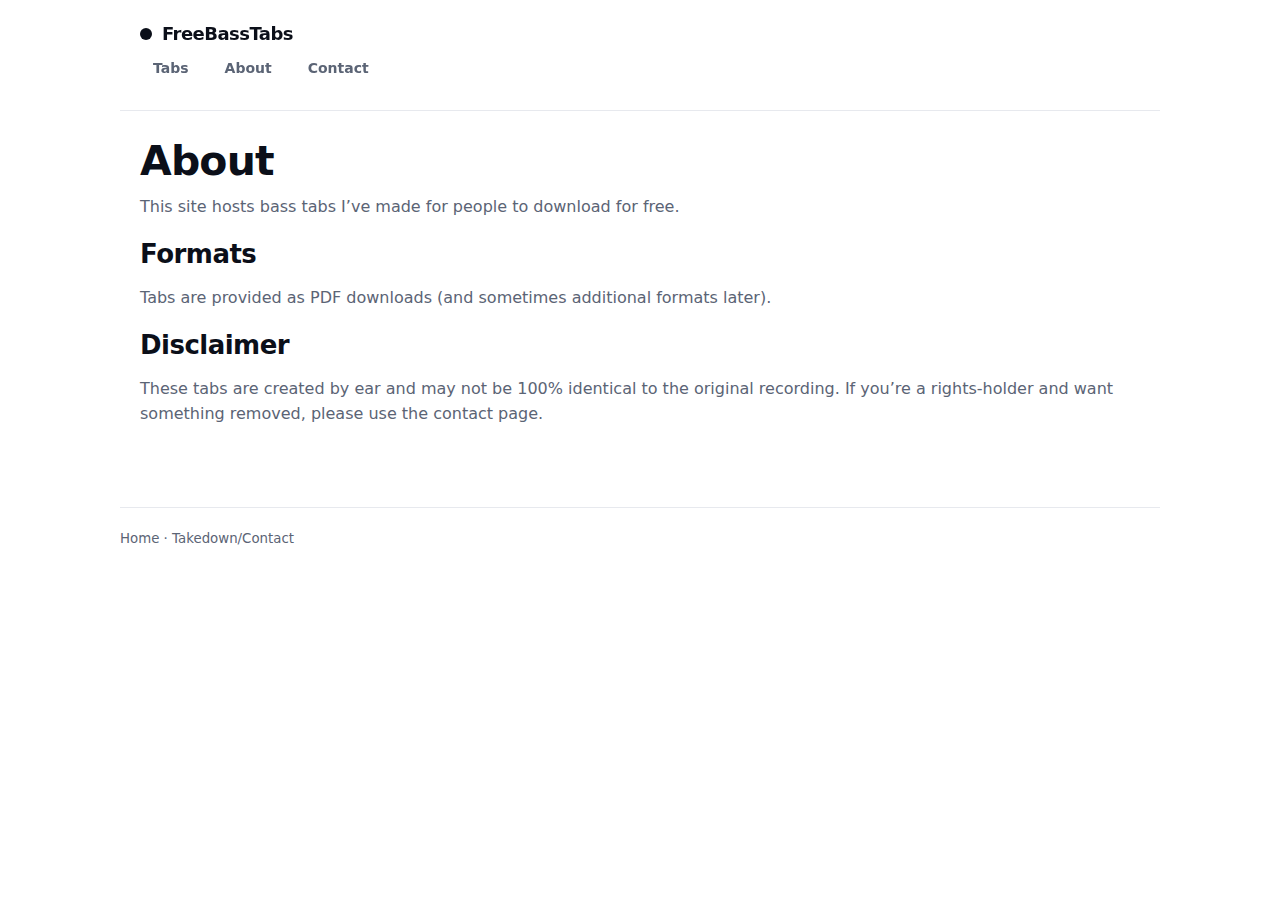
<file: about/index.html>
<!doctype html>
<html lang="en">
<head>
  <meta charset="utf-8" />
  <meta name="viewport" content="width=device-width, initial-scale=1" />
  <title>About | Free Bass Tabs</title>
  <meta name="description" content="About Free Bass Tabs." />
  <link rel="stylesheet" href="/styles.css" />
</head>
<body>
  <header class="wrap header">
    <a class="logo" href="/">FreeBassTabs</a>
    <nav class="nav">
      <a href="/tabs/">Tabs</a>
      <a href="/about/">About</a>
      <a href="/contact/">Contact</a>
    </nav>
  </header>

  <main class="wrap">
    <h1>About</h1>
    <p>This site hosts bass tabs I’ve made for people to download for free.</p>

    <h2>Formats</h2>
    <p>Tabs are provided as PDF downloads (and sometimes additional formats later).</p>

    <h2>Disclaimer</h2>
    <p>
      These tabs are created by ear and may not be 100% identical to the original recording.
      If you’re a rights-holder and want something removed, please use the contact page.
    </p>
  </main>

  <footer class="wrap footer">
    <small><a href="/">Home</a> · <a href="/contact/">Takedown/Contact</a></small>
  </footer>
</body>
</html>
</file>
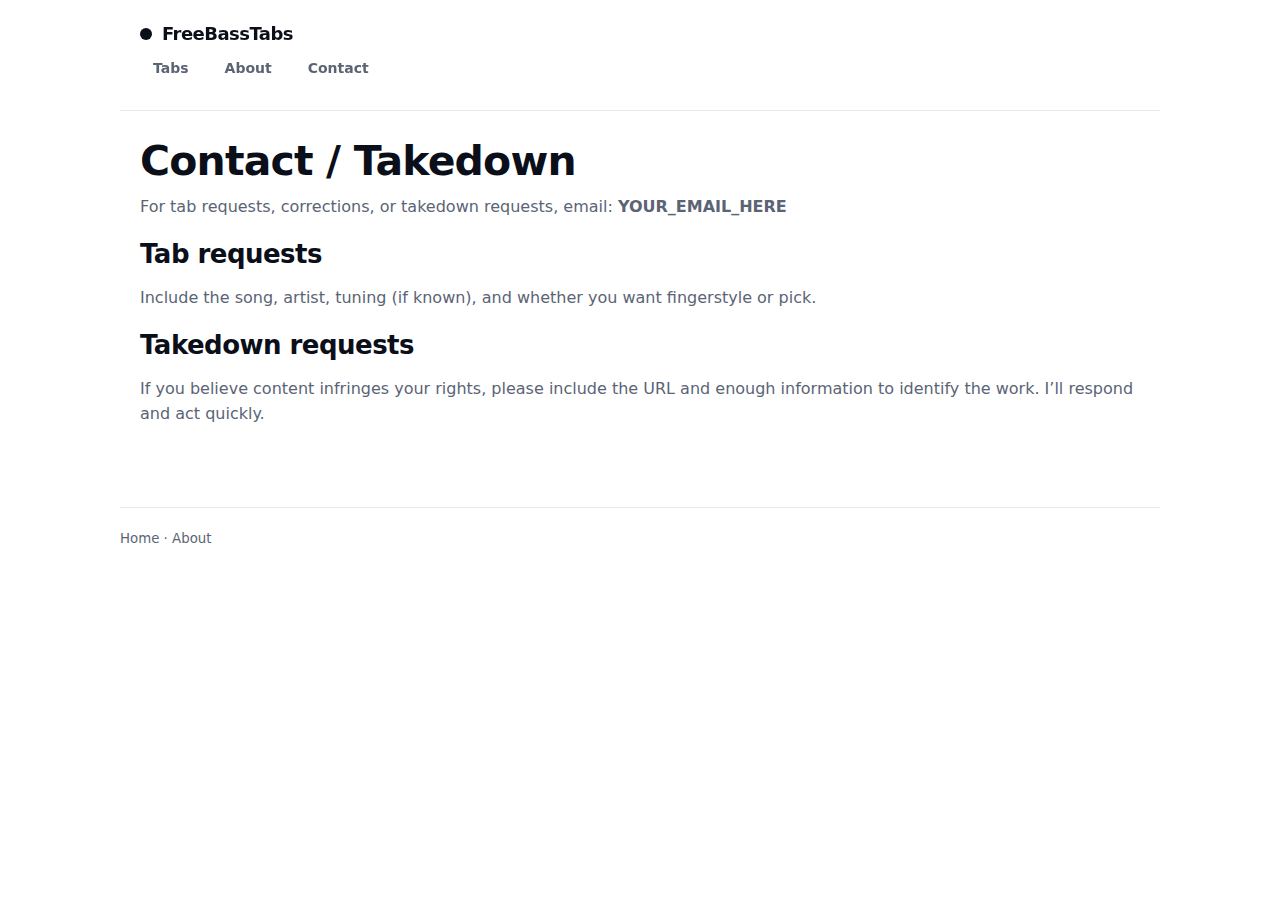
<file: contact/index.html>
<!doctype html>
<html lang="en">
<head>
  <meta charset="utf-8" />
  <meta name="viewport" content="width=device-width, initial-scale=1" />
  <title>Contact | Free Bass Tabs</title>
  <meta name="description" content="Contact Free Bass Tabs." />
  <link rel="stylesheet" href="/styles.css" />
</head>
<body>
  <header class="wrap header">
    <a class="logo" href="/">FreeBassTabs</a>
    <nav class="nav">
      <a href="/tabs/">Tabs</a>
      <a href="/about/">About</a>
      <a href="/contact/">Contact</a>
    </nav>
  </header>

  <main class="wrap">
    <h1>Contact / Takedown</h1>

    <p>
      For tab requests, corrections, or takedown requests, email:
      <strong>YOUR_EMAIL_HERE</strong>
    </p>

    <h2>Tab requests</h2>
    <p>Include the song, artist, tuning (if known), and whether you want fingerstyle or pick.</p>

    <h2>Takedown requests</h2>
    <p>
      If you believe content infringes your rights, please include the URL and enough information
      to identify the work. I’ll respond and act quickly.
    </p>
  </main>

  <footer class="wrap footer">
    <small><a href="/">Home</a> · <a href="/about/">About</a></small>
  </footer>
</body>
</html>
</file>
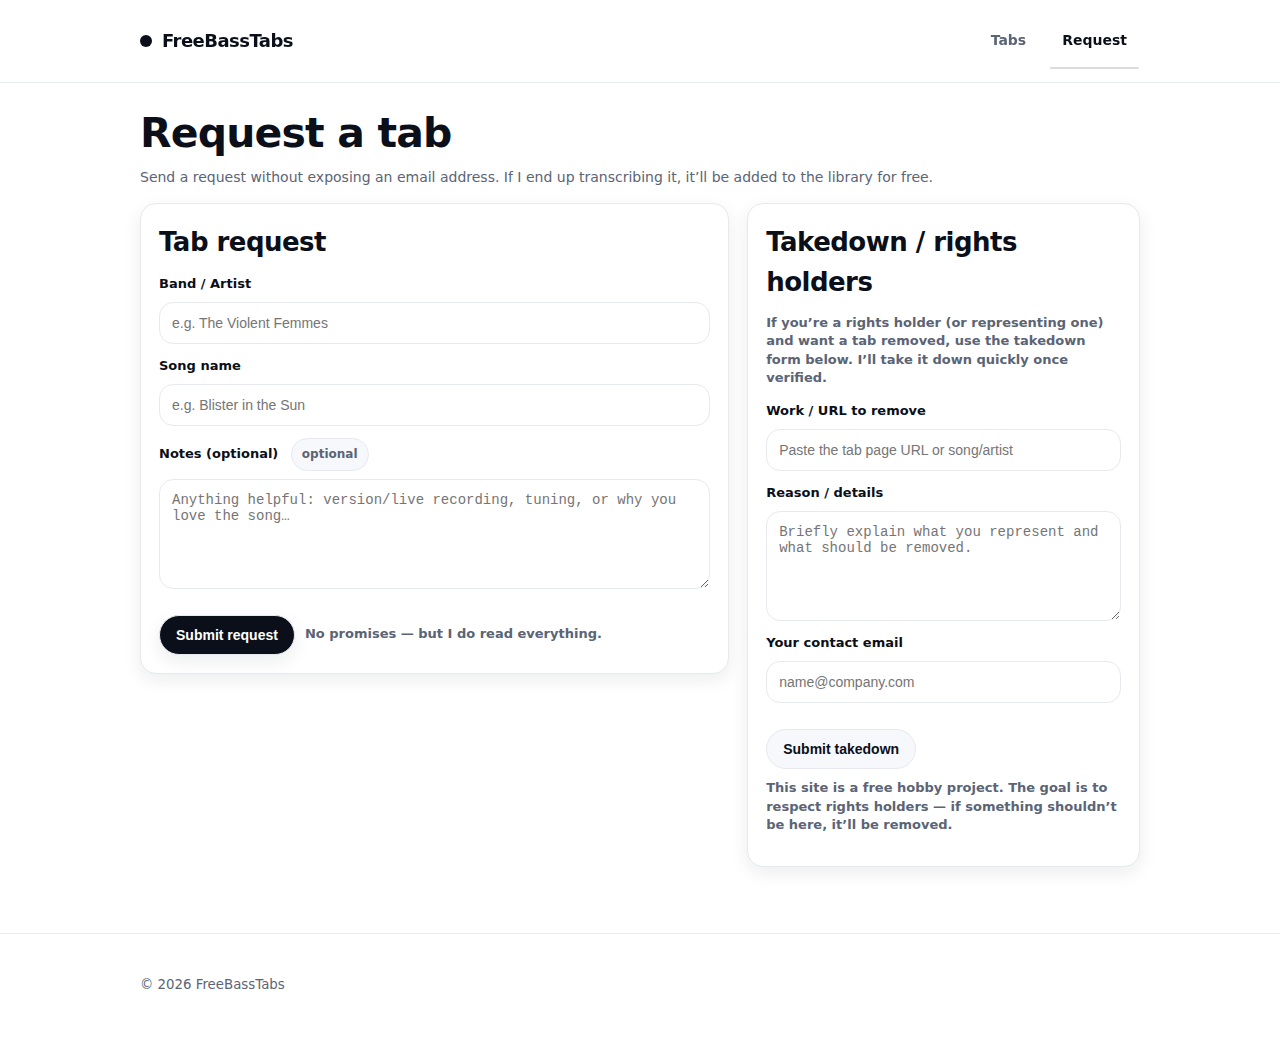
<file: request/index.html>
<!doctype html>
<html lang="en">
<head>
  <meta charset="utf-8" />
  <meta name="viewport" content="width=device-width, initial-scale=1" />
  <title>Request | FreeBassTabs</title>
  <meta name="description" content="Request a tab (or submit a takedown request) without exposing an email address." />
  <link rel="stylesheet" href="/styles.css" />

  <style>
    .grid{
      display:grid;
      grid-template-columns: 1.2fr 0.8fr;
      gap: 18px;
      margin-top: 14px;
      align-items:start;
    }
    @media (max-width: 900px){
      .grid{ grid-template-columns: 1fr; }
    }

    .panel{
      border: 1px solid var(--border);
      border-radius: var(--radius);
      background: #fff;
      padding: 18px;
      box-shadow: var(--shadow-sm);
    }

    .field{
      display:flex;
      flex-direction: column;
      gap: 8px;
      margin-top: 12px;
    }
    .field label{
      font-weight: 900;
      color: var(--text);
      font-size: 13px;
    }
    .field input, .field textarea, .field select{
      width: 100%;
      border: 1px solid var(--border);
      border-radius: 14px;
      padding: 12px 12px;
      font-size: 14px;
      outline: none;
      background: #fff;
      color: var(--text);
    }
    .field textarea{ min-height: 110px; resize: vertical; }

    .hint{
      margin-top: 10px;
      color: var(--muted);
      font-weight: 800;
      font-size: 13px;
      line-height: 1.4;
    }

    .actions{
      display:flex;
      gap: 10px;
      flex-wrap: wrap;
      margin-top: 14px;
      align-items:center;
    }

    .pill{
      display:inline-block;
      padding: 6px 10px;
      border-radius: 999px;
      border: 1px solid var(--border);
      background: #f7f8fb;
      font-size: 12px;
      color: var(--muted);
      font-weight: 900;
      margin-left: 8px;
      vertical-align: middle;
    }

    


  </style>
</head>

<body>
  <header class="header">
    <div class="wrap">
      <a class="logo" href="/">FreeBassTabs</a>
        <nav class="nav">
          <a href="/tabs/">Tabs</a>
          <a class="active" href="/request/">Request</a>
        </nav>
    </div>
  </header>

  <main class="wrap">
    <h1>Request a tab</h1>
    <p class="note">Send a request without exposing an email address. If I end up transcribing it, it’ll be added to the library for free.</p>

    <section class="grid">
      <div class="panel">
        <h2 style="margin-top:0;">Tab request</h2>

        <!-- Replace ACTION with your Formspree (or other) endpoint -->
        <form action="PASTE_YOUR_FORM_ENDPOINT_HERE" method="POST">
          <div class="field">
            <label for="artist">Band / Artist</label>
            <input id="artist" name="artist" type="text" placeholder="e.g. The Violent Femmes" required />
          </div>

          <div class="field">
            <label for="song">Song name</label>
            <input id="song" name="song" type="text" placeholder="e.g. Blister in the Sun" required />
          </div>

          <div class="field">
            <label for="notes">Notes (optional) <span class="pill">optional</span></label>
            <textarea id="notes" name="notes" placeholder="Anything helpful: version/live recording, tuning, or why you love the song…"></textarea>
          </div>

          <!-- Helps you filter in your inbox -->
          <input type="hidden" name="type" value="tab-request" />

          <div class="actions">
            <button class="btn" type="submit">Submit request</button>
            <span class="hint">No promises — but I do read everything.</span>
          </div>
        </form>
      </div>

      <aside class="panel">
        <h2 style="margin-top:0;">Takedown / rights holders</h2>
        <p class="hint" style="margin-top:0;">
          If you’re a rights holder (or representing one) and want a tab removed, use the takedown form below.
          I’ll take it down quickly once verified.
        </p>

        <!-- Replace ACTION with your same endpoint (or a separate one if you want) -->
        <form action="PASTE_YOUR_FORM_ENDPOINT_HERE" method="POST">
          <div class="field">
            <label for="work">Work / URL to remove</label>
            <input id="work" name="work" type="text" placeholder="Paste the tab page URL or song/artist" required />
          </div>

          <div class="field">
            <label for="claim">Reason / details</label>
            <textarea id="claim" name="claim" placeholder="Briefly explain what you represent and what should be removed." required></textarea>
          </div>

          <div class="field">
            <label for="contact">Your contact email</label>
            <input id="contact" name="contact_email" type="email" placeholder="name@company.com" required />
          </div>

          <input type="hidden" name="type" value="takedown-request" />

          <div class="actions">
            <button class="btn secondary" type="submit">Submit takedown</button>
          </div>

          <p class="hint">
            This site is a free hobby project. The goal is to respect rights holders — if something shouldn’t be here, it’ll be removed.
          </p>
        </form>
      </aside>
    </section>
  </main>

  <footer class="footer">
    <div class="wrap">
      <small>© <span id="y"></span> FreeBassTabs</small>
    </div>
  </footer>

  <script>
    document.getElementById("y").textContent = new Date().getFullYear();
  </script>
</body>
</html>
</file>
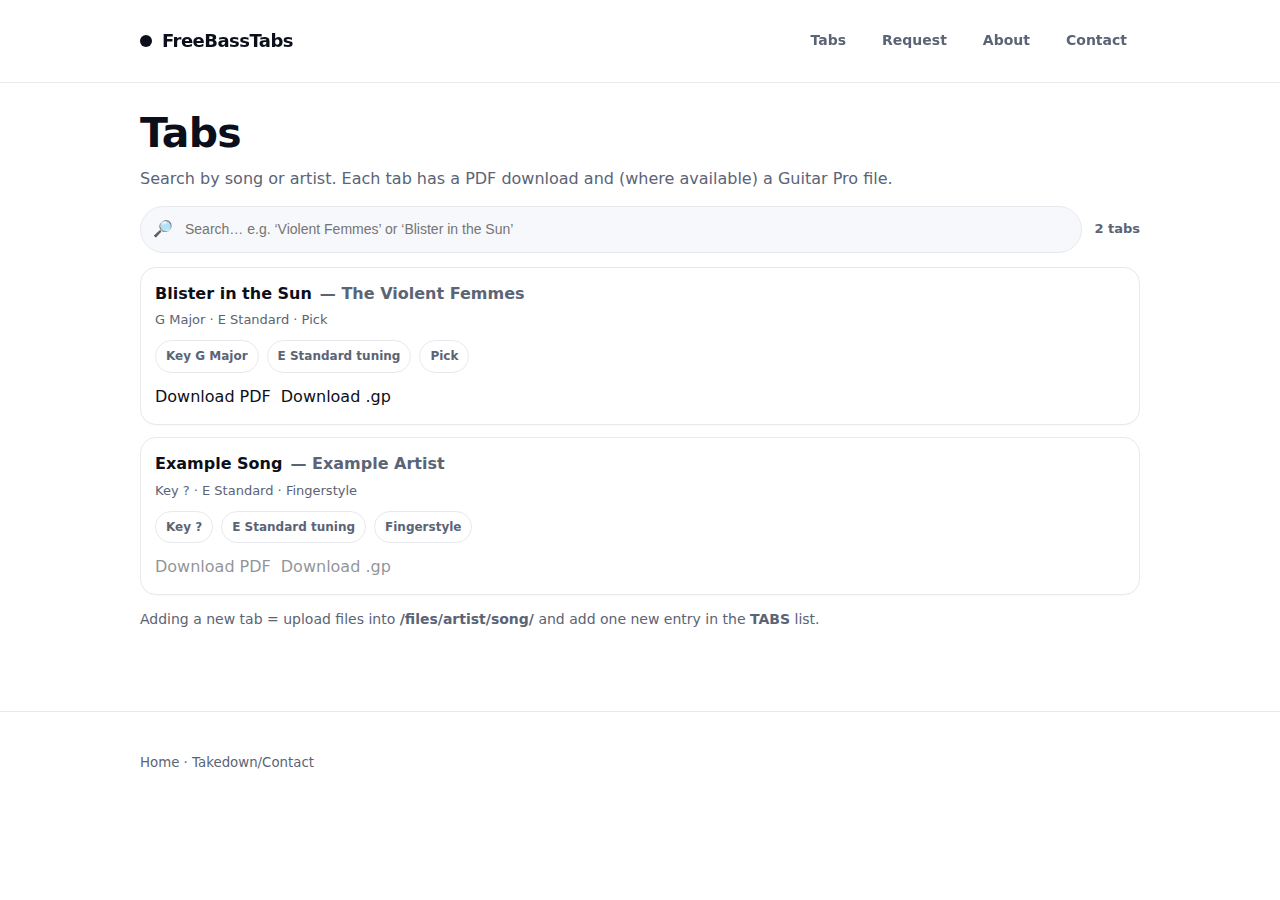
<file: tabs/index.html>
<!doctype html>
<html lang="en">
<head>
  <meta charset="utf-8" />
  <meta name="viewport" content="width=device-width, initial-scale=1" />
  <title>Tabs | Free Bass Tabs</title>
  <meta name="description" content="Browse free bass tabs (PDF / Guitar Pro) with a simple search." />
  <link rel="stylesheet" href="/styles.css" />

  <style>
    .toolbar{
      display:flex;
      gap: 12px;
      align-items:center;
      justify-content: space-between;
      flex-wrap: wrap;
      margin: 14px 0 10px;
    }
    .search{
      flex: 1;
      min-width: 240px;
      display:flex;
      align-items:center;
      gap: 10px;
      padding: 10px 12px;
      border: 1px solid var(--border);
      border-radius: 999px;
      background: #f7f8fb;
    }
    .search input{
      width: 100%;
      border: 0;
      outline: none;
      background: transparent;
      font-size: 14px;
      color: var(--text);
    }
    .count{
      font-weight: 700;
      font-size: 13px;
      color: var(--muted);
    }
    .card-title{
      font-weight: 800;
      color: var(--text);
      display:flex;
      gap: 8px;
      flex-wrap: wrap;
      align-items: baseline;
    }
    .card-title .artist{
      color: var(--muted);
      font-weight: 700;
    }
    .tags{
      display:flex;
      flex-wrap: wrap;
      gap: 8px;
      margin-top: 10px;
    }
    .tag{
      padding: 6px 10px;
      border-radius: 999px;
      border: 1px solid var(--border);
      background: #ffffff;
      font-size: 12px;
      color: var(--muted);
      font-weight: 700;
    }
    .actions{
      display:flex;
      gap: 10px;
      flex-wrap: wrap;
      margin-top: 12px;
    }
    .actions a{
      text-decoration:none;
    }
    .actions a[aria-disabled="true"]{
      opacity: 0.45;
      pointer-events: none;
    }
  </style>
</head>
<body>
  <header class="header">
    <div class="wrap">
      <a class="logo" href="/">FreeBassTabs</a>
      <nav class="nav">
        <a href="/tabs/">Tabs</a>
        <a href="/request/">Request</a>
        <a href="/about/">About</a>
        <a href="/contact/">Contact</a>
      </nav>
    </div>
  </header>

  <main class="wrap">
    <h1>Tabs</h1>
    <p>Search by song or artist. Each tab has a PDF download and (where available) a Guitar Pro file.</p>

    <div class="toolbar">
      <div class="search" role="search">
        <span aria-hidden="true">🔎</span>
        <input id="q" type="search" placeholder="Search… e.g. ‘Violent Femmes’ or ‘Blister in the Sun’" autocomplete="off" />
      </div>
      <div class="count"><span id="count">0</span> tabs</div>
    </div>

    <ul class="list" id="cards"></ul>

    <p class="note" style="margin-top:14px;">
      Adding a new tab = upload files into <strong>/files/artist/song/</strong> and add one new entry in the <strong>TABS</strong> list.
    </p>
  </main>

  <footer class="footer">
    <div class="wrap">
      <small><a href="/">Home</a> · <a href="/contact/">Takedown/Contact</a></small>
    </div>
  </footer>

  <script>
    // --- Tab library data ---
    // Add new tabs by copying an object and updating fields + links.
    const TABS = [
      {
        id: "violent-femmes/blister-in-the-sun",
        title: "Blister in the Sun",
        artist: "The Violent Femmes",
        tuning: "E Standard",
        key: "G Major",
        technique: "Pick",
        pdf: "/files/violent-femmes/blister-in-the-sun/blister-in-the-sun.pdf",
        gp:  "/files/violent-femmes/blister-in-the-sun/blister-in-the-sun.gp" // change to .gpx if needed
      },

      // Example (you can delete this later)
      {
        title: "Example Song",
        artist: "Example Artist",
        tuning: "E Standard",
        difficulty: "2/5",
        technique: "Fingerstyle",
        pdf: "#",
        gp:  "#"
      }
    ];

    const $q = document.getElementById("q");
    const $cards = document.getElementById("cards");
    const $count = document.getElementById("count");

    function normalise(s){ return (s || "").toLowerCase().trim(); }

    function render(list){
      $cards.innerHTML = "";
      $count.textContent = list.length;

      for (const t of list){
        const li = document.createElement("li");

        const title = document.createElement("div");
        title.className = "card-title";
        title.innerHTML = `<span>${t.title}</span> <span class="artist">— ${t.artist}</span>`;
        li.appendChild(title);

        const meta = document.createElement("div");
        meta.className = "meta";
        meta.textContent = `${t.key || "Key ?"} · ${t.tuning} · ${t.technique}`;
        li.appendChild(meta);

        const tags = document.createElement("div");
        tags.className = "tags";
        tags.innerHTML = `
          <span class="tag">${t.key ? `Key ${t.key}` : "Key ?"}</span>
          <span class="tag">${t.tuning} tuning</span>
          <span class="tag">${t.technique}</span>
        `;
        li.appendChild(tags);

        const actions = document.createElement("div");
        actions.className = "actions";

        const pdf = document.createElement("a");
        pdf.className = "links";
        pdf.href = t.pdf || "#";
        pdf.textContent = "Download PDF";
        if (!t.pdf || t.pdf === "#") pdf.setAttribute("aria-disabled", "true");

        const gp = document.createElement("a");
        gp.className = "links";
        gp.href = t.gp || "#";
        gp.textContent = "Download .gp";
        if (!t.gp || t.gp === "#") gp.setAttribute("aria-disabled", "true");

        actions.appendChild(pdf);
        actions.appendChild(gp);
        li.appendChild(actions);

        $cards.appendChild(li);
      }
    }

    function applySearch(){
      const query = normalise($q.value);
      if (!query) return render(TABS);

      const filtered = TABS.filter(t => {
        const hay = normalise(`${t.title} ${t.artist} ${t.key || ""} ${t.tuning} ${t.technique}`);
        return hay.includes(query);
      });

      render(filtered);
    }

    $q.addEventListener("input", applySearch);

    render(TABS);
  </script>
</body>
</html>
</file>
<file: styles.css>
/* Premium, clean white theme */

:root{
  --bg: #ffffff;
  --text: #0b0f19;
  --muted: #5b6475;
  --border: #e7e9ee;
  --card: #ffffff;
  --shadow: 0 10px 30px rgba(15, 23, 42, 0.08);
  --shadow-sm: 0 6px 18px rgba(15, 23, 42, 0.08);
  --radius: 16px;
  --radius-sm: 12px;
  --max: 1040px;
}

*{ box-sizing: border-box; }
html, body { height: 100%; }
body{
  margin: 0;
  font-family: ui-sans-serif, system-ui, -apple-system, Segoe UI, Roboto, Helvetica, Arial, "Apple Color Emoji","Segoe UI Emoji";
  background: var(--bg);
  color: var(--text);
  line-height: 1.55;
  -webkit-font-smoothing: antialiased;
  -moz-osx-font-smoothing: grayscale;
}

a{ color: inherit; text-decoration: none; }
a:hover{ text-decoration: underline; }
p{ margin: 0 0 14px; color: var(--muted); }
h1, h2, h3{ margin: 0 0 12px; letter-spacing: -0.02em; color: var(--text); }
h1{ font-size: clamp(32px, 3.2vw, 46px); line-height: 1.08; }
h2{ font-size: clamp(20px, 2.2vw, 26px); }
small{ color: var(--muted); }

.wrap{
  max-width: var(--max);
  margin: 0 auto;
  padding: 20px;
}

/* Header */
.header{
  position: sticky;
  top: 0;
  z-index: 10;
  backdrop-filter: blur(10px);
  background: rgba(255,255,255,0.8);
  border-bottom: 1px solid var(--border);
}
.header .wrap{
  display:flex;
  align-items:center;
  justify-content:space-between;
  gap: 14px;
}

.logo{
  font-weight: 800;
  letter-spacing: -0.03em;
  font-size: 18px;
  display:flex;
  align-items:center;
  gap: 10px;
}
.logo::before{
  content:"";
  width: 12px;
  height: 12px;
  border-radius: 999px;
  background: var(--text);
  display:inline-block;
}

.nav{
  display:flex;
  gap: 10px;
  align-items:center;
  flex-wrap: wrap;
}
.nav a{
  padding: 9px 12px;
  border: 1px solid transparent;
  border-radius: 999px;
  color: var(--muted);
  font-weight: 600;
  font-size: 14px;
}
.nav a:hover{
  text-decoration:none;
  color: var(--text);
  border-color: var(--border);
  background: #f7f8fb;
}

/* Active nav link */
.nav a.active{
  color: var(--text);
  font-weight: 900;
  position: relative;
}

.nav a.active::after{
  content:"";
  position:absolute;
  left: 0;
  right: 0;
  bottom: -8px;
  height: 2px;
  background: var(--text);
  border-radius: 999px;
  opacity: 0.15;
}


/* Page sections */
main.wrap{ padding-top: 28px; padding-bottom: 40px; }

.hero{
  padding: 26px 0 10px;
}
.hero p{
  font-size: 16px;
  max-width: 72ch;
}

.btn{
  display: inline-flex;
  align-items: center;
  justify-content:center;
  gap: 10px;
  margin-top: 12px;
  padding: 11px 16px;
  border-radius: 999px;
  border: 1px solid var(--border);
  background: var(--text);
  color: white;
  font-weight: 700;
  font-size: 14px;
  box-shadow: var(--shadow-sm);
}
.btn:hover{
  text-decoration:none;
  filter: brightness(0.96);
}

.btn.secondary{
  background: #f7f8fb;
  color: var(--text);
  border: 1px solid var(--border);
  box-shadow: none;
}
.btn.secondary:hover{
  background: #eef1f7;
}


.note{
  color: var(--muted);
  font-size: 14px;
}

/* Lists + card feel */
.list{
  list-style: none;
  padding: 0;
  margin: 14px 0 0;
  display: grid;
  gap: 12px;
}

.list li{
  border: 1px solid var(--border);
  border-radius: var(--radius);
  background: var(--card);
  padding: 14px 14px;
  box-shadow: 0 1px 0 rgba(15, 23, 42, 0.02);
}

.meta{
  display:block;
  margin-top: 4px;
  color: var(--muted);
  font-size: 13px;
}

.links a{
  display:inline-block;
  margin-top: 10px;
  padding: 9px 12px;
  border: 1px solid var(--border);
  border-radius: 999px;
  font-weight: 700;
  font-size: 13px;
  color: var(--text);
  background: #f7f8fb;
}
.links a:hover{
  text-decoration:none;
  background: #eef1f7;
}

/* Footer */
.footer{
  border-top: 1px solid var(--border);
  margin-top: 26px;
  padding: 18px 0 26px;
}
.footer a{ color: var(--muted); }
.footer a:hover{ color: var(--text); text-decoration: none; }

/* Mobile tweaks */
@media (max-width: 520px){
  .nav a{ padding: 8px 10px; }
  .wrap{ padding: 16px; }
}

/* Rating row */
.rating{
  display:flex;
  align-items:center;
  justify-content: space-between;
  gap: 12px;
  margin-top: 12px;
  flex-wrap: wrap;
}

.rating-meta{
  font-weight: 800;
  font-size: 13px;
  color: var(--muted);
}

.rating-meta strong{
  color: var(--text);
}

/* Stars: empty by default, fill gold on hover + when selected */
.stars{
  display: inline-flex;
  gap: 6px;
  align-items: center;

  /* Trick: reverse order so CSS sibling selector fills "to the left" */
  flex-direction: row-reverse;
}

.star-btn{
  width: 34px;
  height: 34px;
  border-radius: 999px;
  border: 1px solid var(--border);
  background: #ffffff;
  cursor: pointer;
  display:flex;
  align-items:center;
  justify-content:center;

  padding: 0;
  line-height: 1;
  user-select: none;
  transition: transform 0.05s ease, background 0.15s ease, border-color 0.15s ease;
}

.star-btn::before{
  content: "☆";              /* empty star by default */
  font-size: 18px;
  color: #9aa3b2;
}

.star-btn:hover{
  background: #f7f8fb;
  transform: translateY(-1px);
}

/* Hover-fill: hovered star + all stars to the left (visual) become filled */
.star-btn:hover::before,
.star-btn:hover ~ .star-btn::before{
  content: "★";
  color: #d4af37;            /* gold */
}

/* Selected-fill: clicked star + all stars to the left become filled */
.star-btn.selected::before,
.star-btn.selected ~ .star-btn::before{
  content: "★";
  color: #d4af37;
}
</file>
